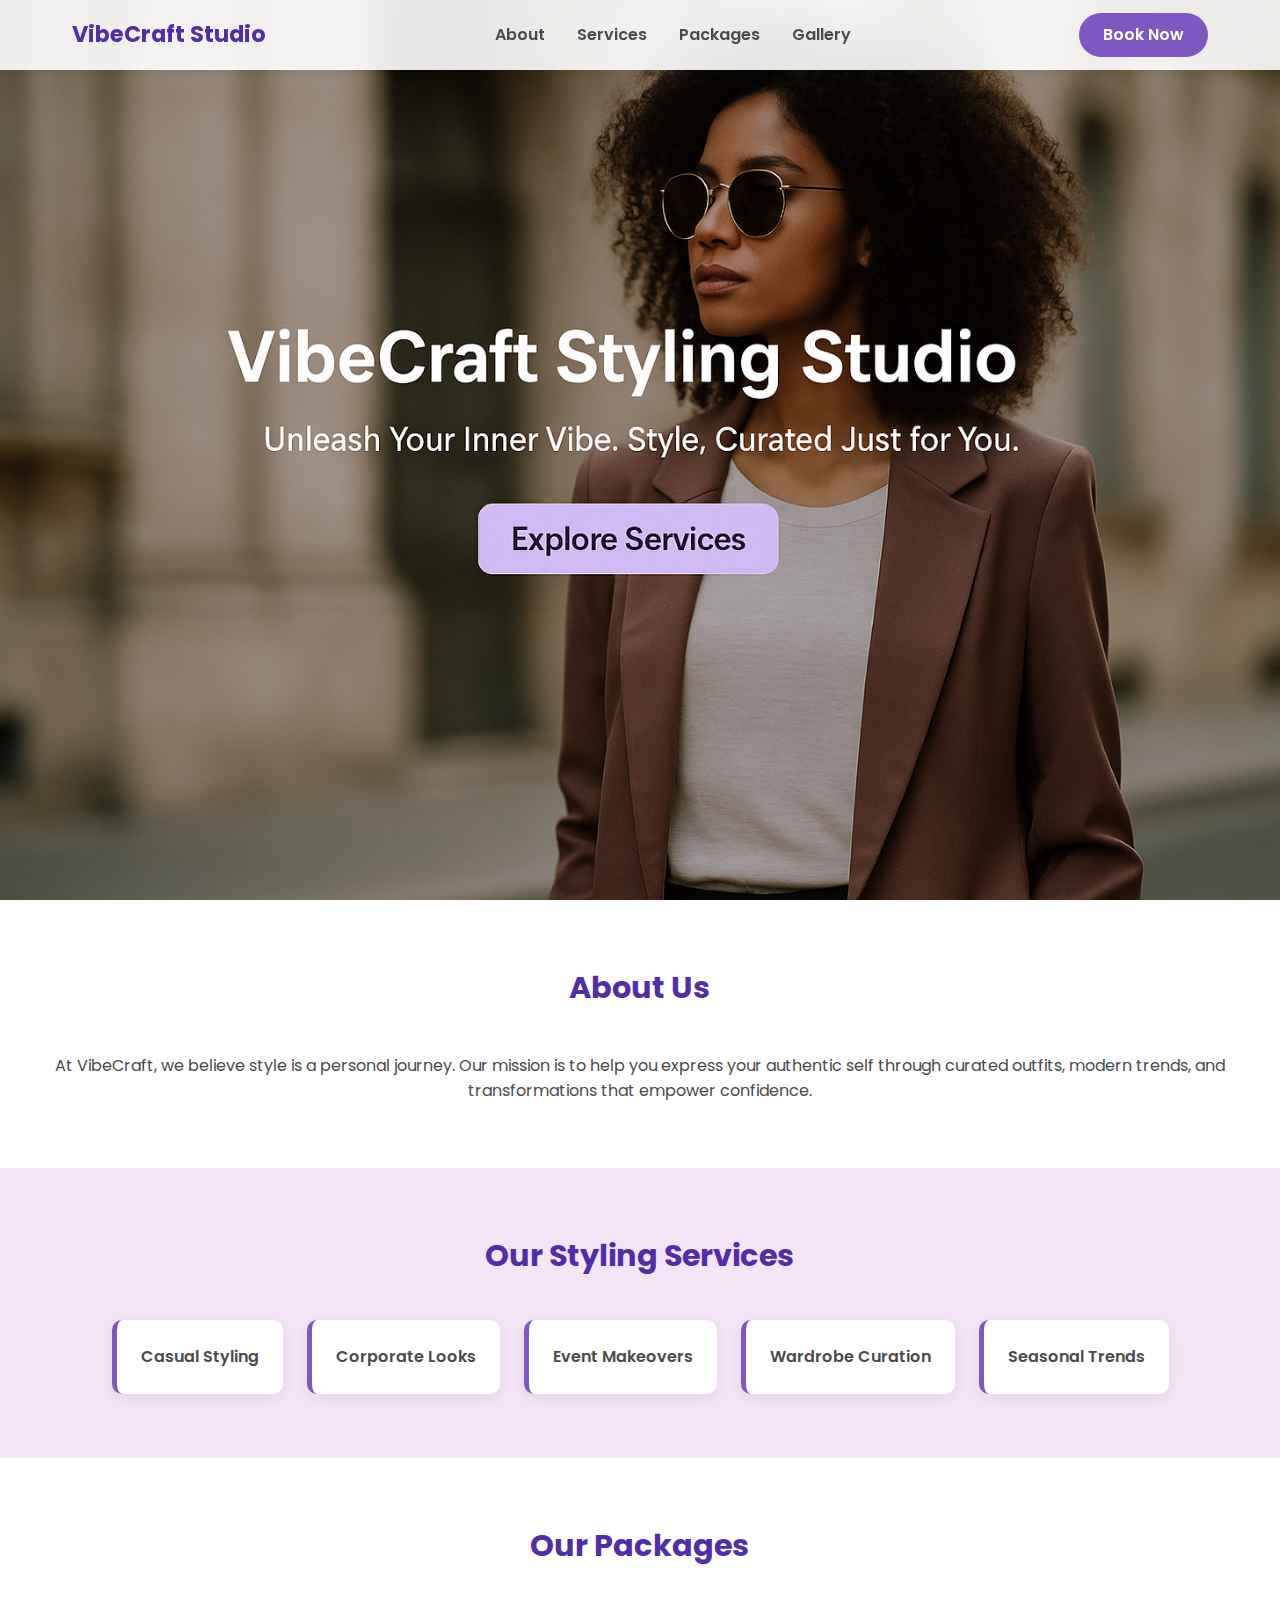
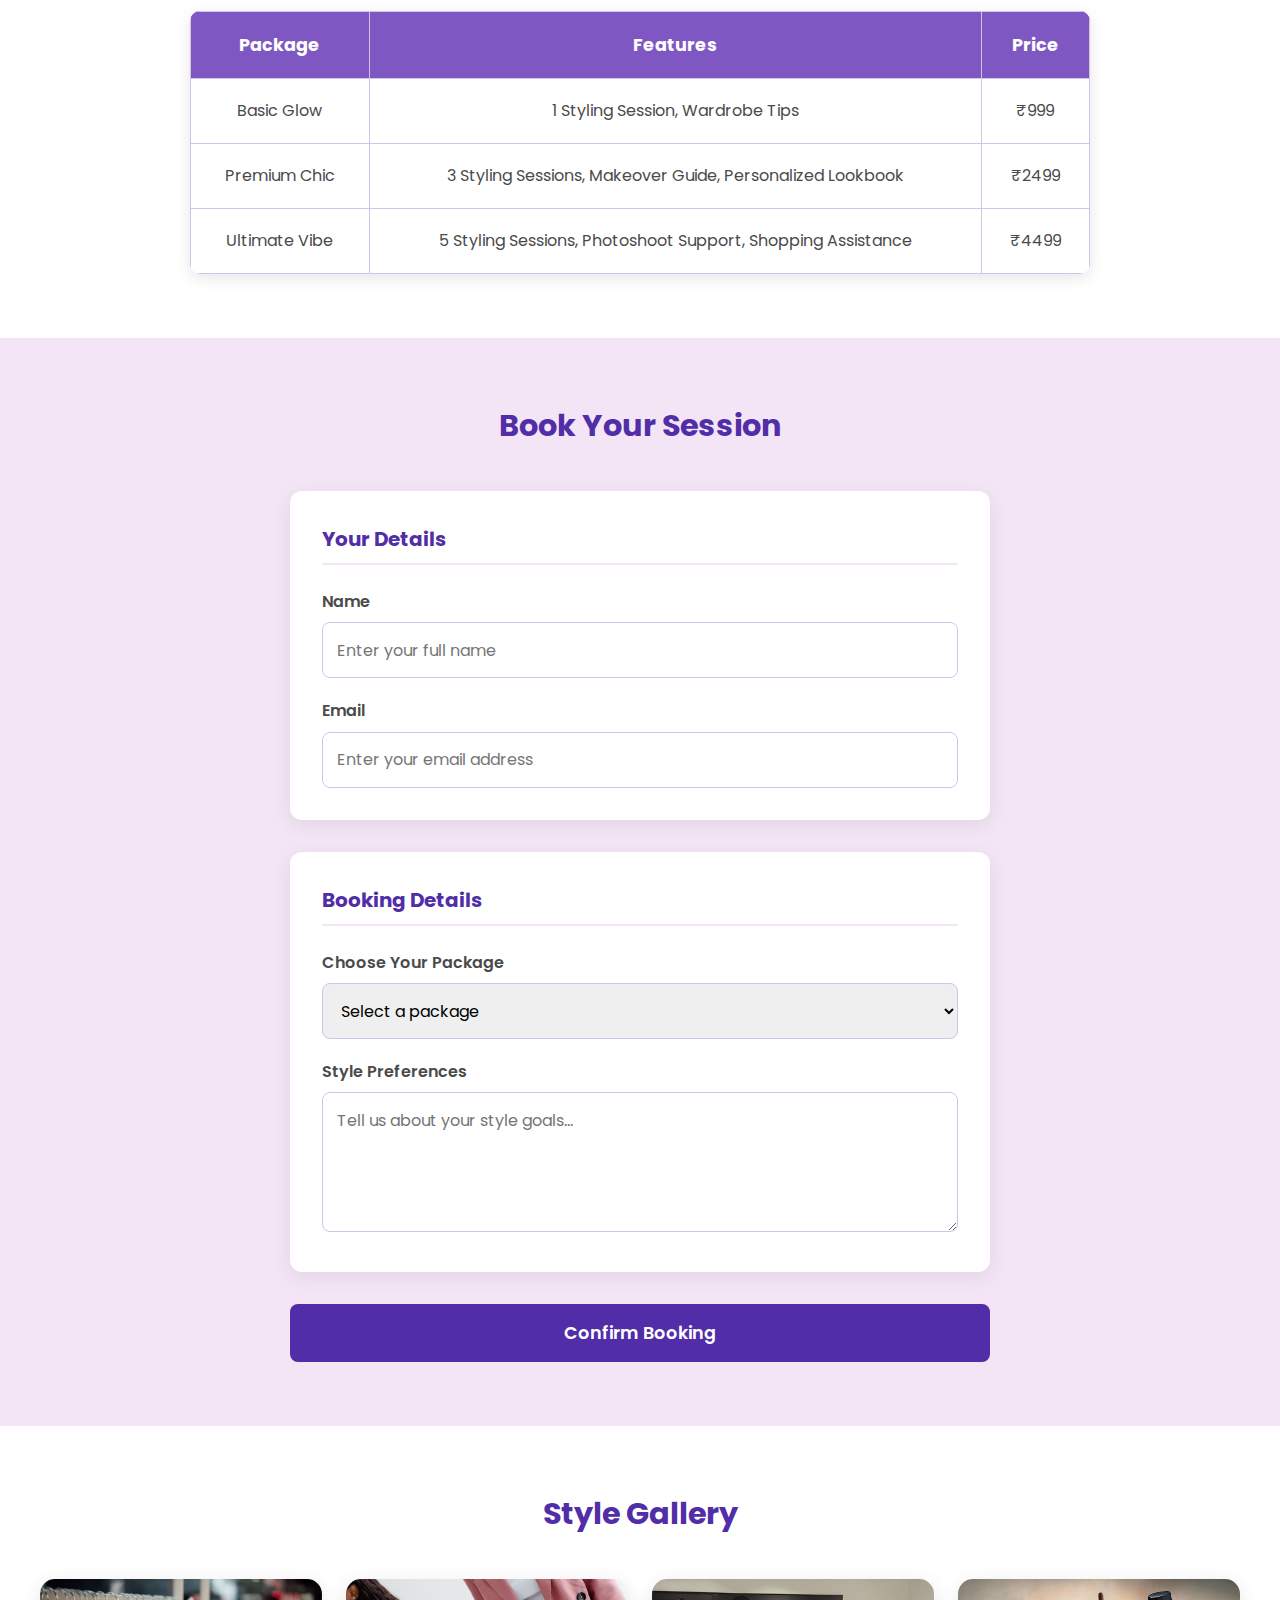
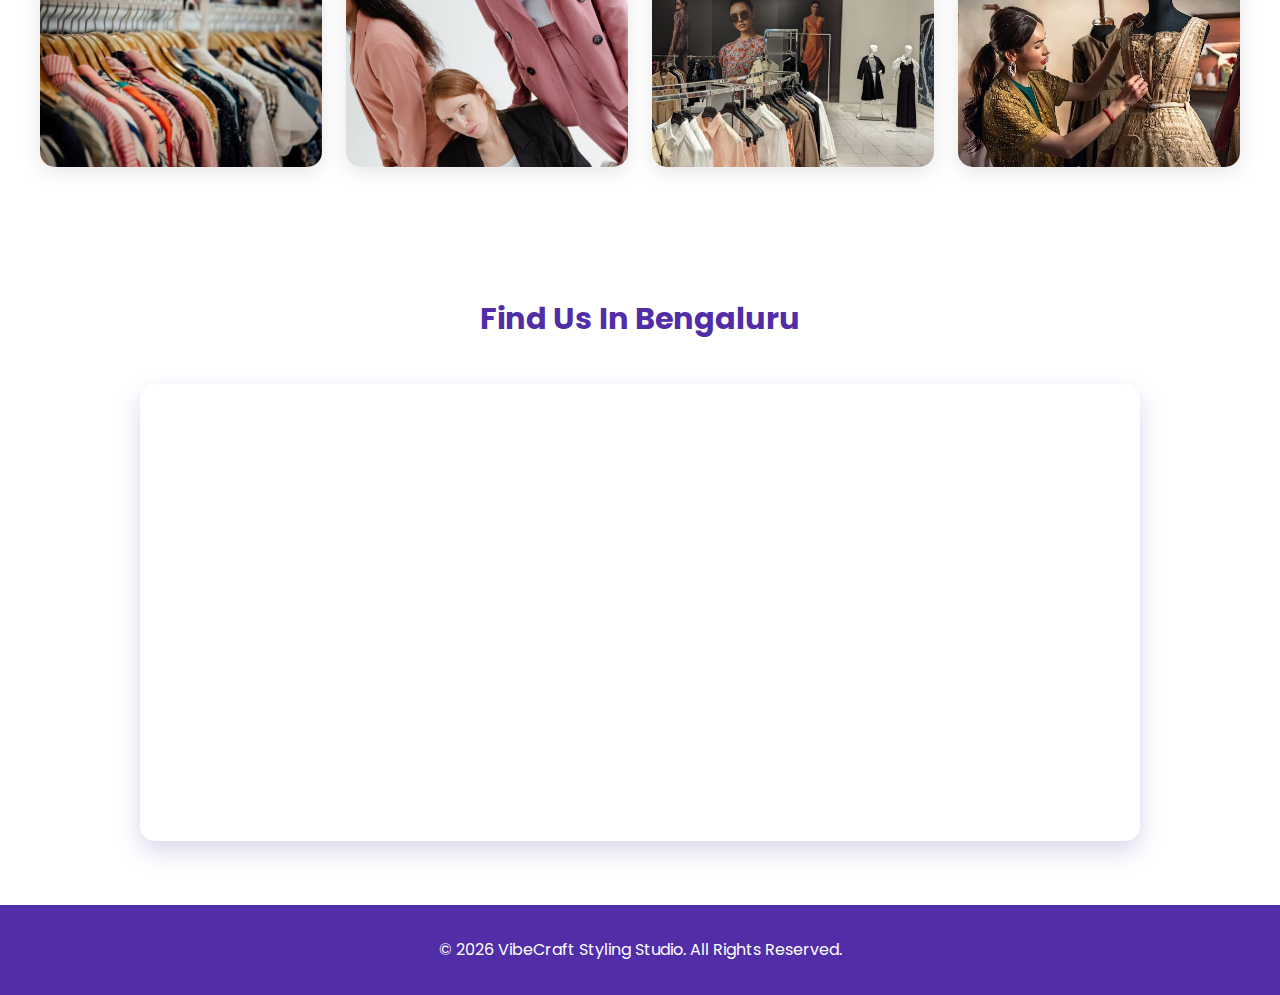
<file: Index.html>
<!DOCTYPE html>
<html lang="en">
<head>
  <meta charset="UTF-8" />
  <title>VibeCraft Styling Studio</title>
  <link rel="stylesheet" href="style.css" />
  <script defer src="script.js"></script>
</head>
<body>
  <header class="main-header">
    <div class="header-container">
      <div class="logo">VibeCraft Studio</div>
      <nav class="main-nav">
        <ul>
          <li><a href="#about">About</a></li>
          <li><a href="#services">Services</a></li>
          <li><a href="#pricing">Packages</a></li>
          <li><a href="#gallery">Gallery</a></li>
        </ul>
      </nav>
      <a href="#booking" class="cta-button">Book Now</a>
    </div>
  </header>

  <section class="hero"></section>

  <section class="about" id="about">
    <h2>About Us</h2>
    <p>At VibeCraft, we believe style is a personal journey. Our mission is to help you express your authentic self through curated outfits, modern trends, and transformations that empower confidence.</p>
  </section>

  <section class="services" id="services">
    <h2>Our Styling Services</h2>
    <ul id="services-list"></ul>
  </section>

  <section class="pricing" id="pricing">
    <h2>Our Packages</h2>
    <table class="pricing-table">
      <thead>
        <tr>
          <th>Package</th>
          <th>Features</th>
          <th>Price</th>
        </tr>
      </thead>
      <tbody id="package-table-body"></tbody>
    </table>
  </section>

  <section class="booking" id="booking">
    <h2>Book Your Session</h2>
    <form id="booking-form" action="submit.php" method="POST" onsubmit="return savePreferences()">
      
      <div class="form-section">
        <h3>Your Details</h3>
        <div class="form-group">
          <label for="name">Name</label>
          <input type="text" id="name" name="name" placeholder="Enter your full name" required>
        </div>
        <div class="form-group">
          <label for="email">Email</label>
          <input type="email" id="email" name="email" placeholder="Enter your email address" required>
        </div>
      </div>
      
      <div class="form-section">
        <h3>Booking Details</h3>
        <div class="form-group">
          <label for="package">Choose Your Package</label>
          <select id="package" name="package" required>
            <option value="" disabled selected>Select a package</option>
            <option value="Basic">Basic Glow</option>
            <option value="Premium">Premium Chic</option>
            <option value="Ultimate">Ultimate Vibe</option>
          </select>
        </div>
        <div class="form-group">
          <label for="notes">Style Preferences</label>
          <textarea id="notes" name="notes" placeholder="Tell us about your style goals..."></textarea>
        </div>
      </div>

      <input type="submit" value="Confirm Booking">
    </form>
  </section>

  <section class="gallery" id="gallery">
    <h2>Style Gallery</h2>
    <div class="gallery-grid">
      <img src="look1.jpeg" alt="Look 1">
      <img src="look2.jpeg" alt="Look 2">
      <img src="look3.jpeg" alt="Look 3">
      <img src="look4.jpeg" alt="Look 4">
    </div>
  </section>

  <section class="location" id="location">
    <h2>Find Us In Bengaluru</h2>
    <div class="map-container">
      <iframe src="https://www.google.com/maps/embed?pb=!1m18!1m12!1m3!1d31104.03927907514!2d77.58155208578554!3d12.97159863261175!2m3!1f0!2f0!3f0!3m2!1i1024!2i768!4f13.1!3m3!1m2!1s0x3bae1670c9b44e6d%3A0xf8dfc3e8517e4fe0!2sBengaluru%2C%20Karnataka!5e0!3m2!1sen!2sin!4v1726305615598!5m2!1sen!2sin" width="600" height="450" style="border:0;" allowfullscreen="" loading="lazy" referrerpolicy="no-referrer-when-downgrade"></iframe>
    </div>
  </section>

  <footer>
    <p>© <span id="year">2025</span> VibeCraft Styling Studio. All Rights Reserved.</p>
  </footer>
</body>
</html>
</file>
<file: style.css>
/* Google Fonts Import */
@import url('https://fonts.googleapis.com/css2?family=Poppins:wght@300;400;600;700&display=swap');

/* CSS Variables */
:root {
  --primary-purple: #7E57C2;
  --deep-purple: #512DA8;
  --light-bg: #F3E5F5;
  --white-text: #FFFFFF;
  --dark-text: #4A4A4A;
  --border-light: #D1C4E9;
  --header-height: 70px;
}

/* Reset */
* {
  margin: 0;
  padding: 0;
  box-sizing: border-box;
  font-family: "Poppins", sans-serif;
  scroll-behavior: smooth;
}

body {
  background: var(--white-text);
  color: var(--dark-text);
  line-height: 1.6;
}

/* --- Main Navigation Header --- */
.main-header {
  background: rgba(255, 255, 255, 0.9);
  backdrop-filter: blur(10px);
  height: var(--header-height);
  width: 100%;
  position: fixed;
  top: 0;
  left: 0;
  z-index: 1000;
  box-shadow: 0 2px 10px rgba(0, 0, 0, 0.1);
}

.header-container {
  max-width: 1200px;
  margin: 0 auto;
  padding: 0 2rem;
  display: flex;
  justify-content: space-between;
  align-items: center;
  height: 100%;
}

.logo {
  font-size: 1.4rem; /* Reduced */
  font-weight: 700;
  color: var(--deep-purple);
}

.main-nav ul {
  list-style: none;
  display: flex;
  gap: 2rem;
}

.main-nav a {
  text-decoration: none;
  color: var(--dark-text);
  font-weight: 600;
  position: relative;
  padding: 5px 0;
}

.main-nav a::after {
  content: '';
  position: absolute;
  bottom: 0;
  left: 0;
  width: 0;
  height: 2px;
  background: var(--primary-purple);
  transition: width 0.3s ease;
}

.main-nav a:hover::after {
  width: 100%;
}

.cta-button {
  background: var(--primary-purple);
  color: var(--white-text);
  padding: 0.6rem 1.5rem;
  border-radius: 50px;
  text-decoration: none;
  font-weight: 600;
  transition: background-color 0.3s ease;
}

.cta-button:hover {
  background: var(--deep-purple);
}

/* --- Hero Section --- */
.hero {
  height: 100vh;
  background: url("banner.jpg") center/cover no-repeat;
  padding-top: var(--header-height);
}

/* General Section Styling */
section {
  padding: 4rem 2rem;
  text-align: center;
}

.services, .booking {
  background-color: var(--light-bg);
}

h2 {
  margin-bottom: 2.5rem; /* Increased margin for better spacing */
  font-size: 1.9rem; /* Further Reduced from 2rem */
  color: var(--deep-purple);
}

/* Services Section */
.services ul {
  list-style: none;
  display: flex;
  justify-content: center;
  gap: 1.5rem;
  flex-wrap: wrap;
}

.services li {
  background: var(--white-text);
  padding: 1.5rem;
  border-radius: 10px;
  box-shadow: 0 4px 15px rgba(0, 0, 0, 0.07);
  border-left: 5px solid var(--primary-purple);
  font-weight: 600;
  transition: transform 0.3s;
}

.services li:hover {
  transform: translateY(-5px);
}

/* Pricing Table */
.pricing-table {
  width: 100%;
  max-width: 900px;
  margin: 0 auto;
  border-collapse: collapse;
  box-shadow: 0 4px 15px rgba(0, 0, 0, 0.1);
  border-radius: 10px;
  overflow: hidden;
}

.pricing-table th, .pricing-table td {
  border: 1px solid var(--border-light);
  padding: 1.2rem;
  text-align: center;
}

.pricing-table th {
  background: var(--primary-purple);
  color: var(--white-text);
  font-size: 1.1rem;
}

/* --- NEW Booking Form Styles --- */
#booking-form {
  max-width: 700px;
  margin: 0 auto;
  display: flex;
  flex-direction: column;
  gap: 2rem; /* Space between sections */
}

.form-section {
  background: var(--white-text);
  padding: 2rem;
  border-radius: 12px;
  box-shadow: 0 5px 20px rgba(0, 0, 0, 0.08);
  text-align: left;
}

.form-section h3 {
  color: var(--deep-purple);
  margin-bottom: 1.5rem;
  font-size: 1.25rem;
  border-bottom: 2px solid var(--light-bg);
  padding-bottom: 0.5rem;
}

.form-group {
  margin-bottom: 1.25rem;
}

.form-group:last-child {
  margin-bottom: 0;
}

.form-group label {
  display: block;
  margin-bottom: 0.5rem;
  font-weight: 600;
  color: var(--dark-text);
}

#booking-form input[type="text"],
#booking-form input[type="email"],
#booking-form select,
#booking-form textarea {
  width: 100%;
  padding: 0.9rem;
  border: 1px solid var(--border-light);
  border-radius: 8px;
  font-size: 1rem;
  transition: border-color 0.3s, box-shadow 0.3s;
}

#booking-form input:focus,
#booking-form select:focus,
#booking-form textarea:focus {
  outline: none;
  border-color: var(--primary-purple);
  box-shadow: 0 0 8px rgba(126, 87, 194, 0.3);
}

#booking-form textarea {
  min-height: 140px;
  resize: vertical;
}

#booking-form input[type="submit"] {
  background: var(--deep-purple);
  color: var(--white-text);
  font-weight: 600;
  cursor: pointer;
  border: none;
  padding: 1rem 2rem;
  border-radius: 8px;
  font-size: 1.1rem;
  width: 100%;
  transition: background-color 0.3s;
}

#booking-form input[type="submit"]:hover {
  background: var(--primary-purple);
}

/* Gallery */
.gallery-grid {
  display: grid;
  grid-template-columns: repeat(auto-fit, minmax(250px, 1fr));
  gap: 1.5rem;
  max-width: 1200px;
  margin: 0 auto;
}

.gallery-grid img {
  width: 100%;
  height: 100%;
  object-fit: cover;
  border-radius: 15px;
  transition: transform 0.3s ease, box-shadow 0.3s ease;
  box-shadow: 0 5px 20px rgba(0, 0, 0, 0.1);
}

.gallery-grid img:hover {
  transform: scale(1.05);
  box-shadow: 0 10px 25px rgba(81, 45, 168, 0.3);
}

/* Location & Map Section */
.location {
  background-color: var(--white-text);
}

.map-container {
  max-width: 1000px;
  margin: 0 auto;
  border-radius: 15px;
  overflow: hidden;
  box-shadow: 0 10px 25px rgba(81, 45, 168, 0.2);
}

.map-container iframe {
  width: 100%;
  height: 450px;
  border: none;
}

/* Footer */
footer {
  text-align: center;
  padding: 2rem;
  background: var(--deep-purple);
  color: var(--white-text);
}
</file>
